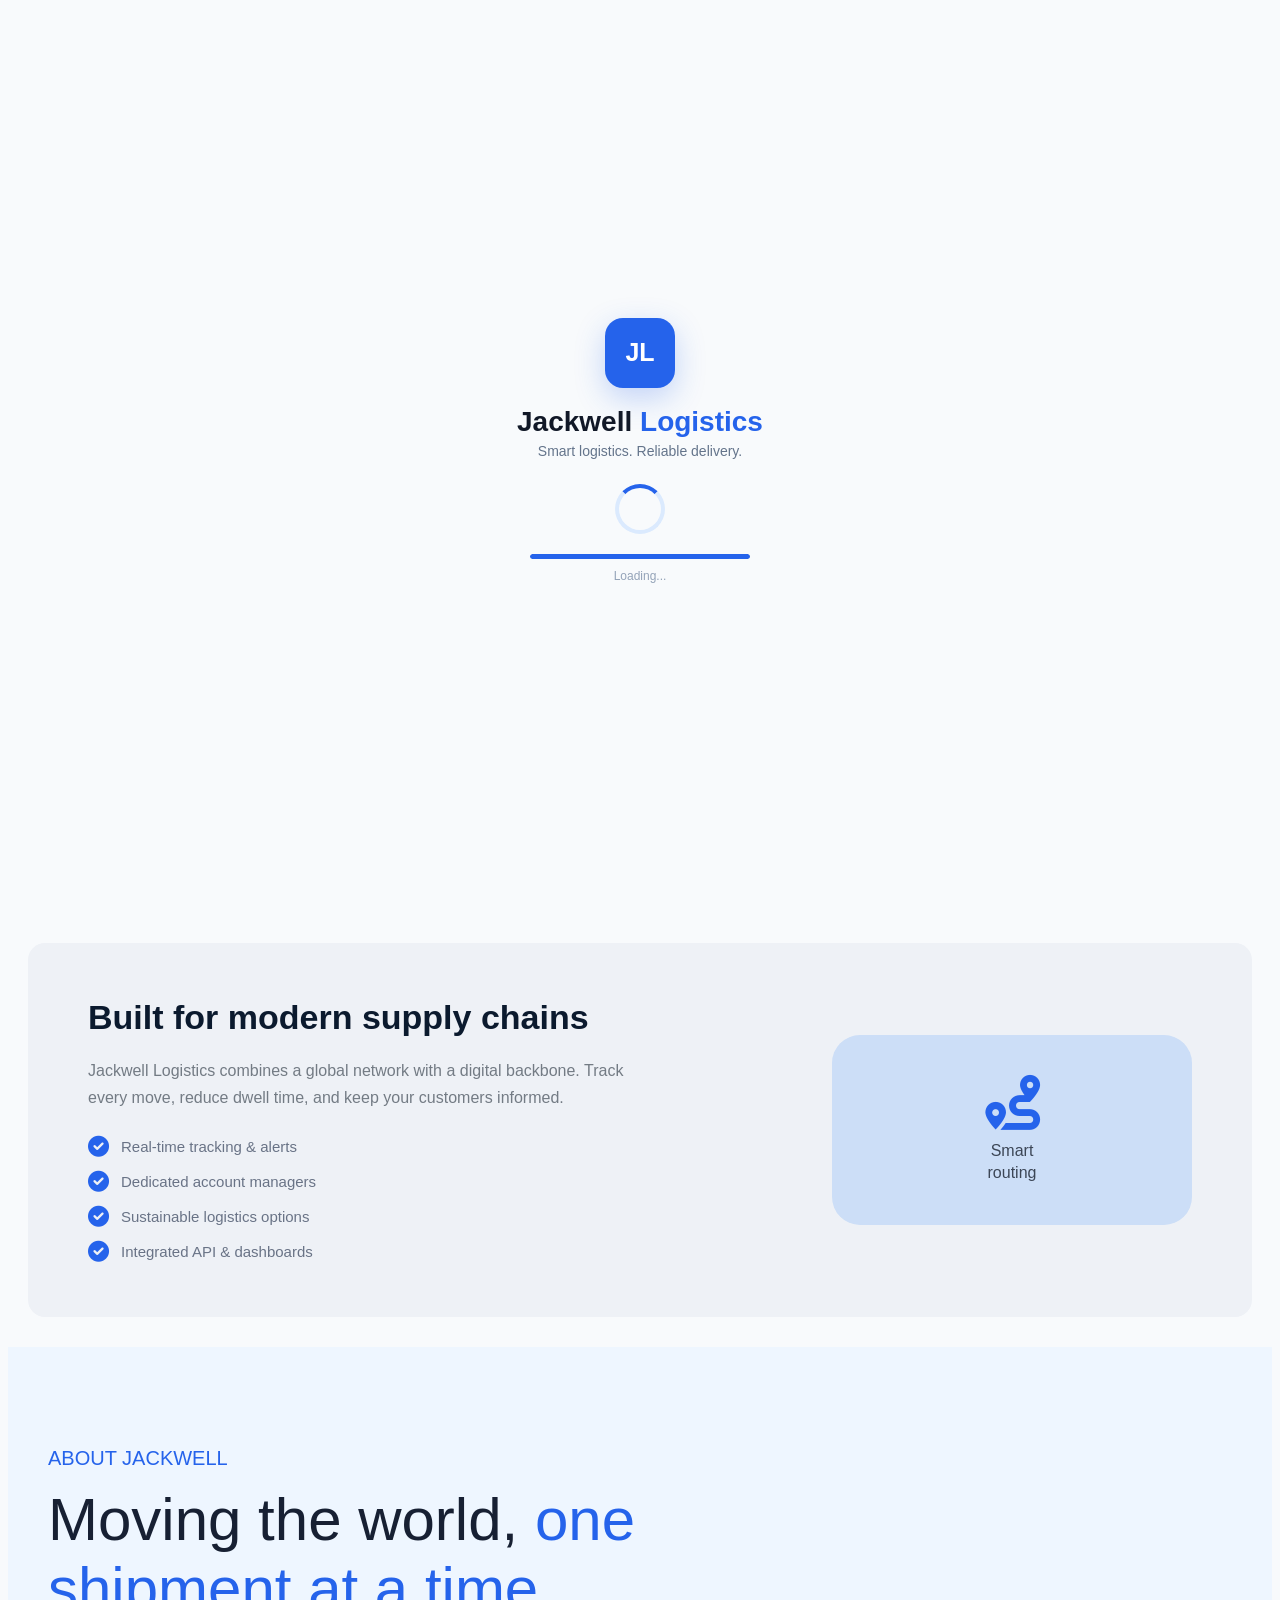
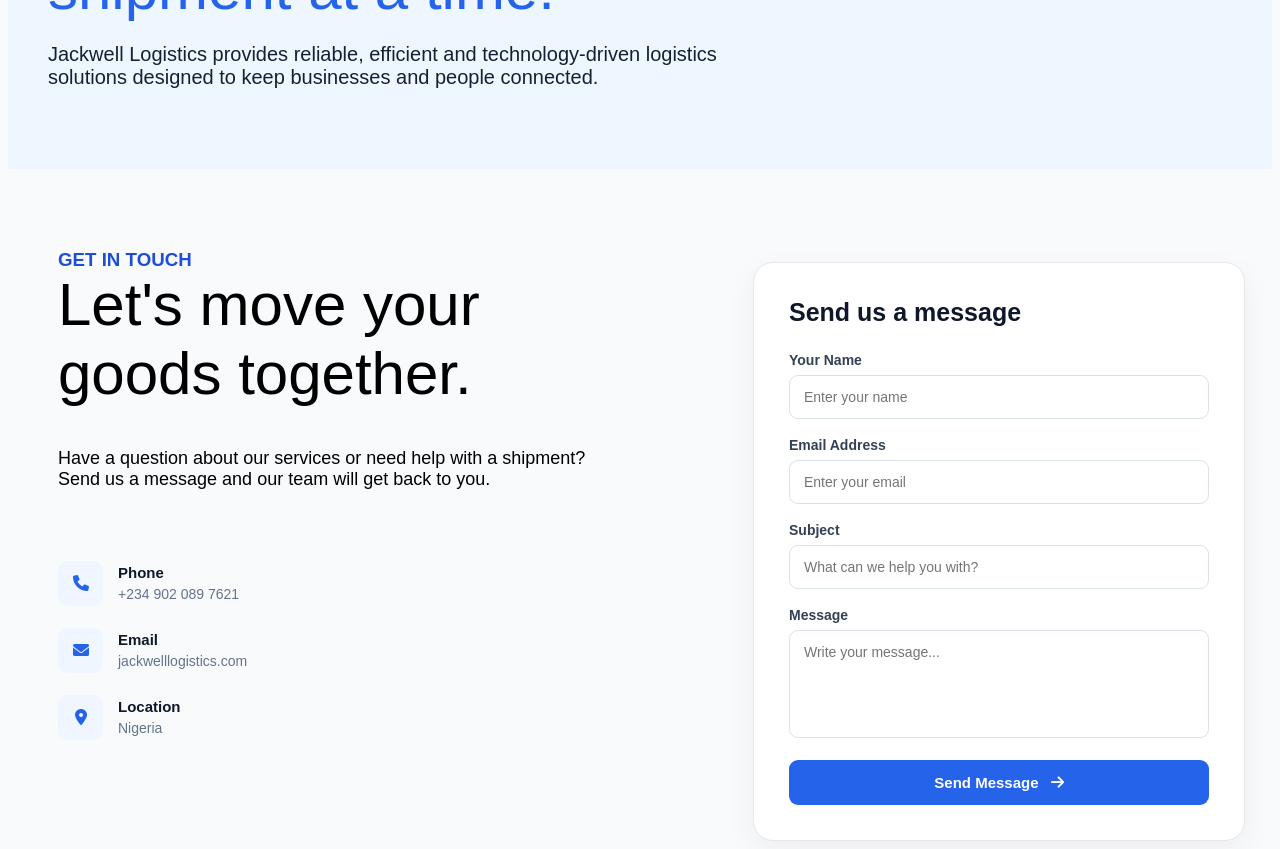
<file: index.html>
<!DOCTYPE html>
<html lang="en">
<head>
    <meta charset="UTF-8">
    <meta name="viewport" content="width=device-width, initial-scale=1.0">
    <title>Jackwell . Logistics</title>
    <link rel="icon" type="image/png" href="Untitled-1.svg">
 <link rel="stylesheet" href="index.css">
  <link rel="stylesheet" href="https://cdnjs.cloudflare.com/ajax/libs/font-awesome/6.0.0-beta3/css/all.min.css">
  <link rel="stylesheet" href="https://cdn.jsdelivr.net/npm/bootstrap-icons@1.11.0/font/bootstrap-icons.css">
</head>
<body>
<!-- PAGE LOADER -->
<div id="loader">

    <div class="loader-content">

        <!-- Logo -->
        <div class="loader-logo">
            JL
        </div>

        <!-- Company Name -->
        <h1>Jackwell <span>Logistics</span></h1>

        <p>Smart logistics. Reliable delivery.</p>

        <!-- Animated Spinner -->
        <div class="loader-spinner"></div>

        <!-- Loading Bar -->
        <div class="loading-bar">
            <div class="loading-progress"></div>
        </div>

        <small>Loading...</small>

    </div>

</div>


    <div id="first_div">
      <img src="Untitled-1.svg" alt="Jackwell Logistics Logo" id="logo"> 
      <h1>Jackwell <span id="logistics">Logistics</span></h1>
      <div id="nav">
        <a href="#core_services" id="services">Services</a>
        <!-- <button id="tracking">Tracking</button> -->
       <a href="#about_div" id="about">About</a>
        <!-- <button id="insight">Insights</button> -->
     </div>
     <a href="#get" id="contact">Contact</a>
    </div>
    <br>
   <h1 id="h1">
    Delivering <span id="trust"> <i> trust,</i></span> <br>
     worldwide.
   </h1>
    <p id="p">
     Jackwell Logistics provides end to end freight, warehousing, <br>
      and last mile delivery built for speed, visibility, and <br> reliability.
    </p> <br>
    <!-- <div id="parent1"> -->
      
          <div id="smart">
              <span id="warehouse">   <i class="fas fa-warehouse"></i></span>
              <p id="para1"> smart logistics hub</p>
              <span id="span2"> Real‑time visibility · AI‑optimized </span>
                <span id="span3"> routes · carbon‑conscious </span>
          </div>
    <!-- </div> -->
   
            <div id="hero-actions">
              <button id="btn-primary"><i class="fas fa-truck"></i> Get a quote</button>
              <button id="btn-outline"><i class="fas fa-play-circle"></i> See how it works</button>
            </div>
    
   <br> <br>
    <!-- <div id="third_div">
      <span id="k">12k+</span>
      <span id="span1">98.7%</span>
      <span id="hhh">47+ </span>
    </div>
    <div id="fourth_div">
         <span id="shipments">shipments/months</span>
         <span id="on">on-time delivery</span>
         <span id="countries">countries</span>
    </div> -->

    <br>
    <br>
    <br>
    <div id="core_services">
      <p> <strong>Our core services </strong></p>
    </div>
    <div id="short_note">
         From air freight to last‑mile, Jackwell covers every link in the supply chain.
    </div> <br> <br>
    <div id="trans">
      <div id="air"> <i class="fas fa-plane" id="plane1"></i> <br> Air flight <p id="expr">Express & economy global air cargo.</p>   </div>
      <div id="ocean"> <i class="fas fa-ship" id="ship1"></i> <br> Ocean freight <p id="fcl">FCL, LCL, and breakbulk solutions.</p> </div>
      <div id="ground"> <i class="fas fa-truck" id="truck1"></i> <br> Ground transport <p id="ftl">FTL, LTL, and intermodal.</p> </div>
      <div id="ware"> <i class="fas fa-boxes" id="boxes1"></i> <br> Warehousing <p id="str">Storage, pick pack, inventory.</p> </div>
      <div id="customs"> <i class="fas fa-clipboard-list" id="clipboard1"></i> <br> Customs brokerage <p id="clea">Clearance & compliance.</p> </div>
    </div>
<br>
  <div id="thir_div">
    <div id="supply_content">
        <h2 id="h21">Built for modern supply chains</h2>
        <p id="para8">
            Jackwell Logistics combines a global network with a digital
            backbone. Track every move, reduce dwell time, and keep your
            customers informed.
        </p>
        <ul id="list">
            <li>
                <i class="fas fa-check-circle"></i>
                Real-time tracking &amp; alerts
            </li>
            <li>
                <i class="fas fa-check-circle"></i>
                Dedicated account managers
            </li>
            <li>
                <i class="fas fa-check-circle"></i>
                Sustainable logistics options
            </li>
            <li>
                <i class="fas fa-check-circle"></i>
                Integrated API &amp; dashboards
            </li>
        </ul>

    </div>


    <div id="visual">
        <i class="fas fa-route"></i>

        <p>
            Smart<br>
            routing
        </p>
    </div>

</div>

<!--about jackwell-->
<div id="about_div">
    <div id="about1">ABOUT JACKWELL</div>
    <p id="mov1">  <span id="mov2">Moving the world,</span> one <br> shipment at a time.</p>
    <span id="spanj">Jackwell Logistics provides reliable, efficient and technology-driven logistics </span><br>
     <div id="sol">   solutions designed to keep businesses and people connected.</div>
</div>

<!-- contact -->
   <h3 id="get">GET IN TOUCH</h3>

   <p id="para9">
    Let's move your <br>
goods together.
   </p>

   <div id="div9">
    Have a question about our services or need help with a shipment? <br>
     Send us a message and our team will get back to you.
   </div>
      
<br>
<br>
<div id="contact2">
  <div id="contact-details">

                <div class="contact-detail">
                    <div class="contact-icon">
                        <i class="fa-solid fa-phone"></i>
                    </div>

                    <div>
                        <h3>Phone</h3>
                        <p>+234 902 089 7621</p>
                    </div>
                </div>


                <div class="contact-detail">
                    <div class="contact-icon">
                        <i class="fa-solid fa-envelope"></i>
                    </div>

                    <div>
                        <h3>Email</h3>
                        <p>jackwelllogistics.com</p>
                    </div>
                </div>


                <div class="contact-detail">
                    <div class="contact-icon">
                        <i class="fa-solid fa-location-dot"></i>
                    </div>

                    <div>
                        <h3>Location</h3>
                        <p>Nigeria</p>
                    </div>
                </div>

            </div>
</div>
 <div id="form1">
    <div id="contact-form">

            <h2>Send us a message</h2>

            <form>

                <div class="form-group">
                    <label for="name">Your Name</label>

                    <input
                        type="text"
                        id="name"
                        placeholder="Enter your name"
                    >
                </div>


                <div class="form-group">
                    <label for="email">Email Address</label>

                    <input
                        type="email"
                        id="email"
                        placeholder="Enter your email"
                    >
                </div>


                <div class="form-group">
                    <label for="subject">Subject</label>

                    <input
                        type="text"
                        id="subject"
                        placeholder="What can we help you with?"
                    >
                </div>


                <div class="form-group">
                    <label for="message">Message</label>

                    <textarea
                        id="message"
                        rows="5"
                        placeholder="Write your message..."
                    ></textarea>
                </div>


                <button type="submit">
                    Send Message
                    <i class="fa-solid fa-arrow-right"></i>
                </button>

            </form>

        </div>



 </div>
   










<script>
window.addEventListener("load", function () {

    const loader = document.getElementById("loader");

    setTimeout(function () {
        loader.classList.add("hide");
    }, 2000);

});
</script>
</body>
</html>
</file>
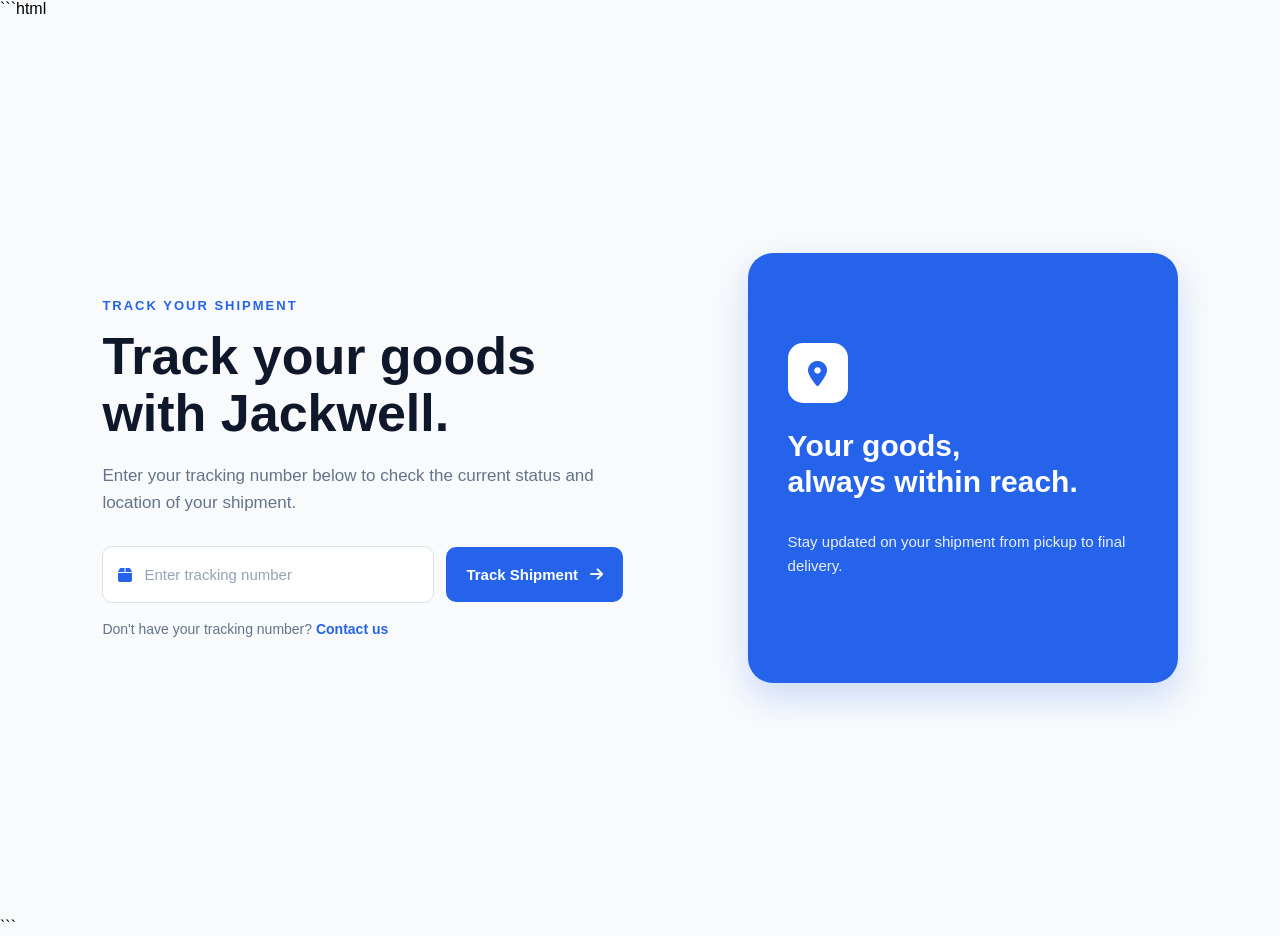
<file: aiabout.html>
```html
<!DOCTYPE html>
<html lang="en">
<head>
    <meta charset="UTF-8">
    <meta name="viewport" content="width=device-width, initial-scale=1.0">

    <title>Jackwell . Tracking</title>
    
    <link rel="stylesheet" href="aiabout.css">

    <link rel="stylesheet"
        href="https://cdnjs.cloudflare.com/ajax/libs/font-awesome/6.0.0-beta3/css/all.min.css">
</head>

<body>

    <div id="tracking-page">

        <div id="tracking-content">

            <p class="tracking-label">TRACK YOUR SHIPMENT</p>

            <h1>
                Track your goods
                <br>
                with Jackwell.
            </h1>

            <p class="tracking-text">
                Enter your tracking number below to check the current
                status and location of your shipment.
            </p>

            <div id="tracking-box">

                <div id="input-container">
                    <i class="fa-solid fa-box"></i>

                    <input
                        type="text"
                        placeholder="Enter tracking number"
                        id="tracking-number"
                    >
                </div>

                <button id="track-button">
                    Track Shipment
                    <i class="fa-solid fa-arrow-right"></i>
                </button>

            </div>

            <p id="tracking-help">
                Don't have your tracking number?
                <a href="#">Contact us</a>
            </p>

        </div>


        <div id="tracking-image">

            <div class="tracking-icon">
                <i class="fa-solid fa-location-dot"></i>
            </div>

            <h2>
                Your goods,
                <br>
                always within reach.
            </h2>

            <p>
                Stay updated on your shipment from pickup
                to final delivery.
            </p>

        </div>

    </div>

</body>
</html>
```
</file>
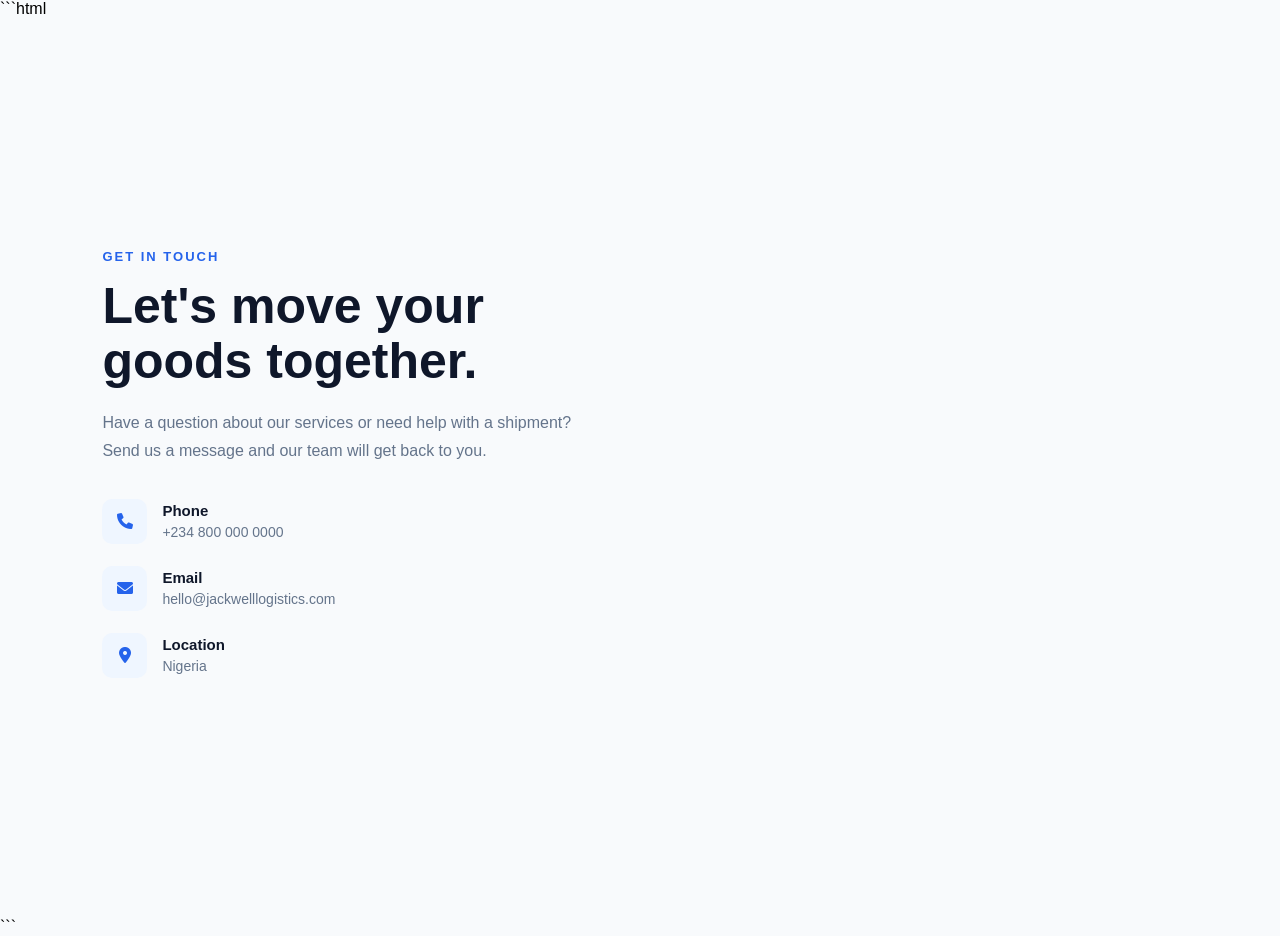
<file: contact.html>
```html
<!DOCTYPE html>
<html lang="en">
<head>
    <meta charset="UTF-8">
    <meta name="viewport" content="width=device-width, initial-scale=1.0">

    <title>Jackwell . Contact</title>

    <link rel="stylesheet" href="contact.css">

    <link rel="stylesheet"
        href="https://cdnjs.cloudflare.com/ajax/libs/font-awesome/6.0.0-beta3/css/all.min.css">
</head>

<body>

    <div id="contact-page">

        <div id="contact-content">

            <p class="contact-label">GET IN TOUCH</p>

            <h1>
                Let's move your
                <br>
                goods together.
            </h1>

            <p class="contact-text">
                Have a question about our services or need help with a shipment?
                Send us a message and our team will get back to you.
            </p>


            <div id="contact-details">

                <div class="contact-detail">
                    <div class="contact-icon">
                        <i class="fa-solid fa-phone"></i>
                    </div>

                    <div>
                        <h3>Phone</h3>
                        <p>+234 800 000 0000</p>
                    </div>
                </div>


                <div class="contact-detail">
                    <div class="contact-icon">
                        <i class="fa-solid fa-envelope"></i>
                    </div>

                    <div>
                        <h3>Email</h3>
                        <p>hello@jackwelllogistics.com</p>
                    </div>
                </div>


                <div class="contact-detail">
                    <div class="contact-icon">
                        <i class="fa-solid fa-location-dot"></i>
                    </div>

                    <div>
                        <h3>Location</h3>
                        <p>Nigeria</p>
                    </div>
                </div>

            </div>

        </div>


        
    </div>

</body>
</html>
```
</file>
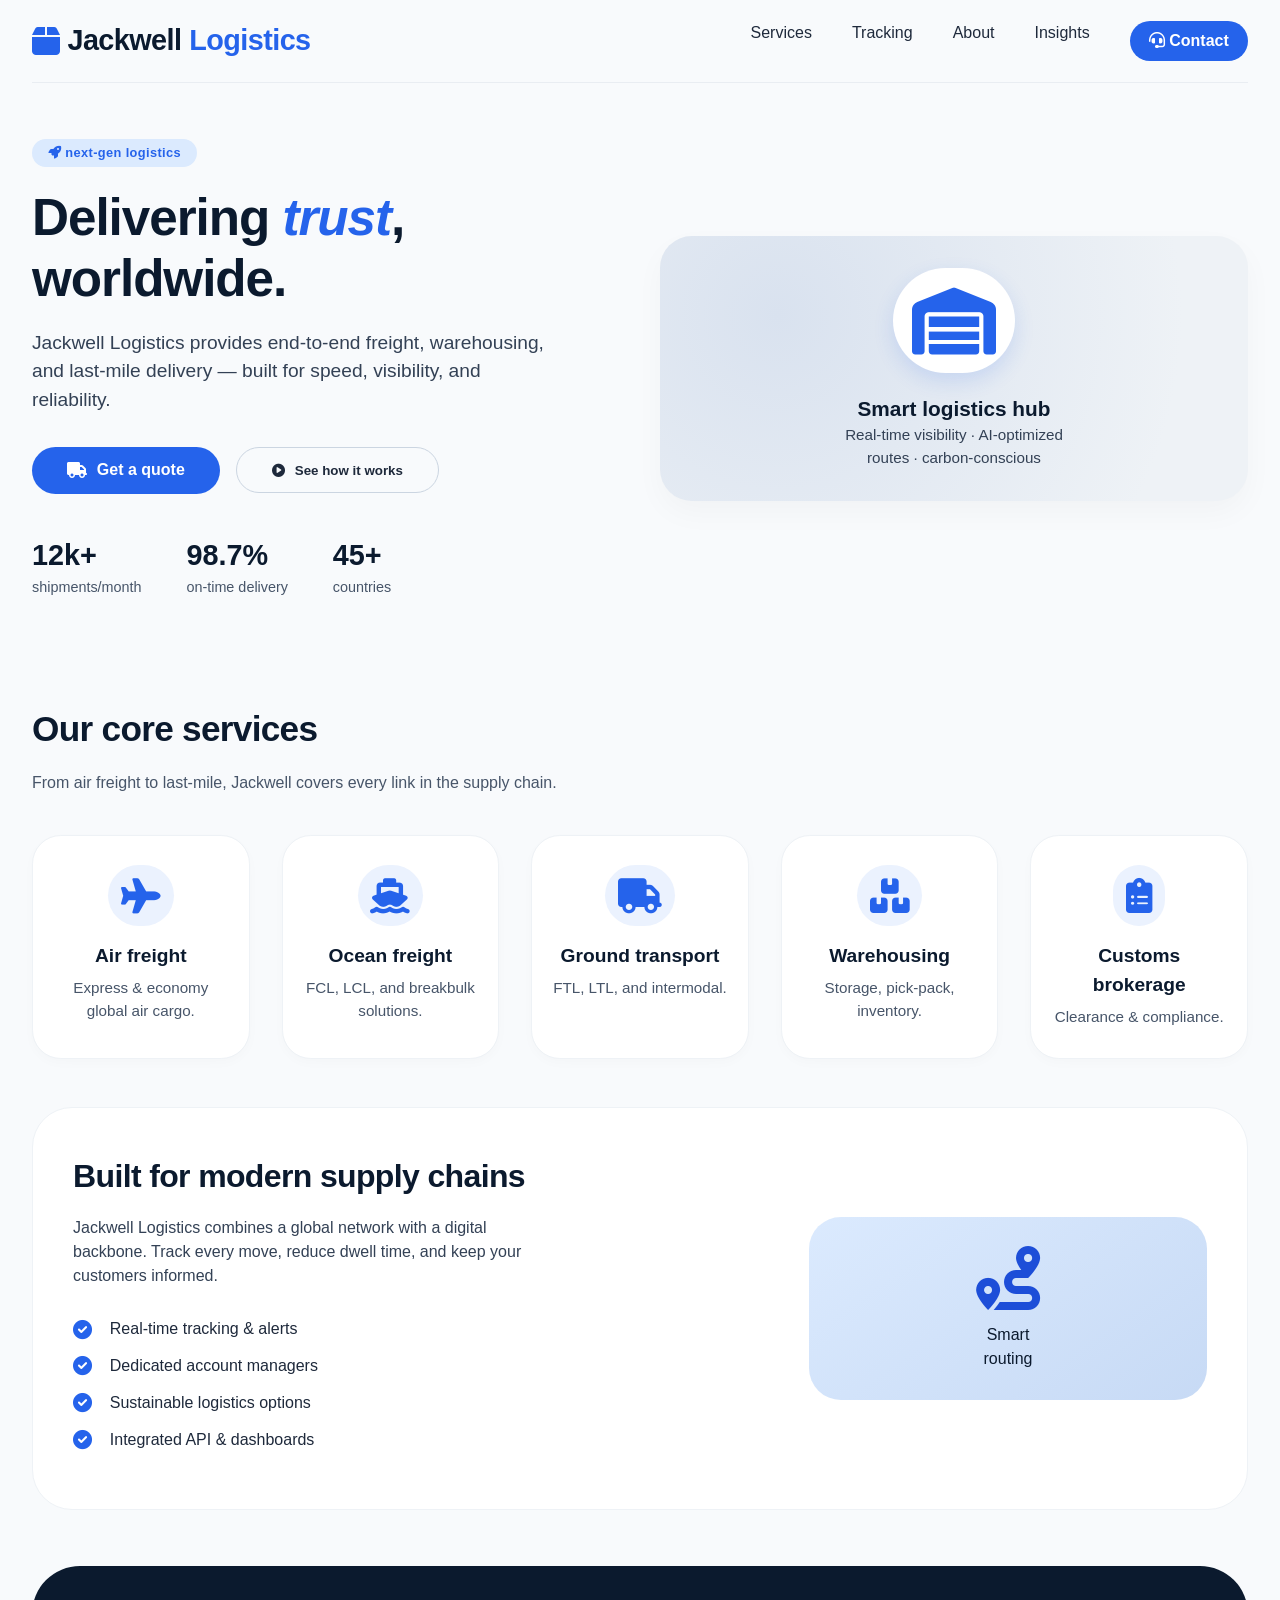
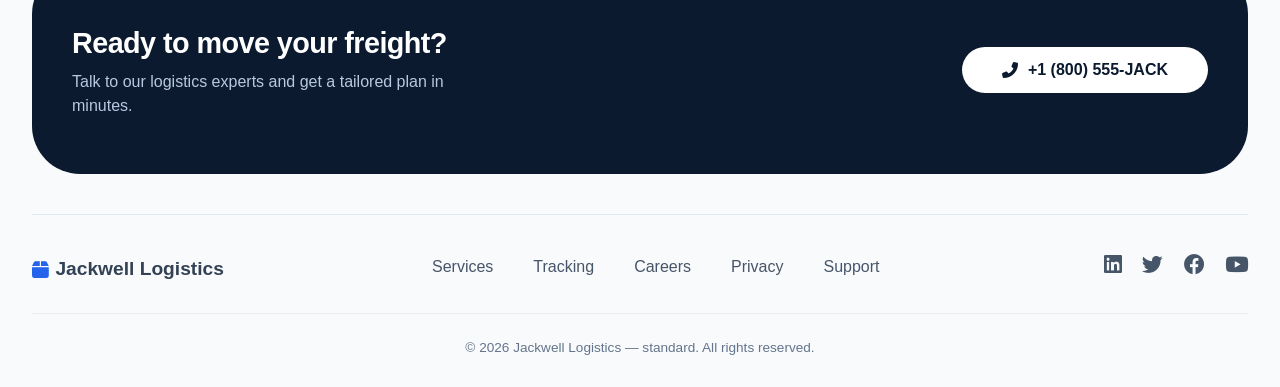
<file: deepseek.html>
<!DOCTYPE html>
<html lang="en">
<head>
  <meta charset="UTF-8">
  <meta name="viewport" content="width=device-width, initial-scale=1.0, maximum-scale=1.5">
  <title>Jackwell Logistics · standard</title>
  <!-- Font Awesome 6 (Free) -->
  <link rel="stylesheet" href="https://cdnjs.cloudflare.com/ajax/libs/font-awesome/6.0.0-beta3/css/all.min.css">
  <style>
    * {
      margin: 0;
      padding: 0;
      box-sizing: border-box;
      font-family: 'Inter', -apple-system, BlinkMacSystemFont, 'Segoe UI', Roboto, Helvetica, Arial, sans-serif;
    }

    body {
      background: #f8fafc;
      color: #0b1a2e;
      line-height: 1.5;
    }

    .container {
      max-width: 1280px;
      margin: 0 auto;
      padding: 0 2rem;
    }

    /* header / nav */
    .navbar {
      display: flex;
      flex-wrap: wrap;
      justify-content: space-between;
      align-items: center;
      padding: 1.2rem 0;
      border-bottom: 1px solid #e9edf2;
    }

    .brand {
      display: flex;
      align-items: center;
      gap: 0.5rem;
      font-weight: 700;
      font-size: 1.8rem;
      letter-spacing: -0.02em;
      color: #0b1a2e;
    }

    .brand i {
      color: #2563eb;
      font-size: 2rem;
    }

    .brand span {
      color: #2563eb;
    }

    .nav-links {
      display: flex;
      gap: 2.5rem;
      font-weight: 500;
      font-size: 1rem;
      color: #1e293b;
    }

    .nav-links a {
      text-decoration: none;
      color: #1e293b;
      transition: color 0.2s;
    }

    .nav-links a:hover {
      color: #2563eb;
    }

    .nav-cta {
      background: #2563eb;
      color: white !important;
      padding: 0.5rem 1.2rem;
      border-radius: 40px;
      font-weight: 600;
      transition: background 0.2s;
    }

    .nav-cta:hover {
      background: #1d4ed8 !important;
      color: white !important;
    }

    /* hero */
    .hero {
      display: flex;
      flex-wrap: wrap;
      align-items: center;
      justify-content: space-between;
      padding: 3.5rem 0 4rem;
      gap: 2.5rem;
    }

    .hero-text {
      flex: 1 1 45%;
    }

    .hero-text .tag {
      background: #dbeafe;
      color: #2563eb;
      font-weight: 600;
      font-size: 0.8rem;
      letter-spacing: 0.03em;
      padding: 0.3rem 1rem;
      border-radius: 40px;
      display: inline-block;
      margin-bottom: 1.2rem;
    }

    .hero-text h1 {
      font-size: 3.2rem;
      font-weight: 700;
      line-height: 1.2;
      letter-spacing: -0.02em;
      margin-bottom: 1.2rem;
    }

    .hero-text h1 i {
      color: #2563eb;
    }

    .hero-text p {
      font-size: 1.2rem;
      color: #334155;
      max-width: 520px;
      margin-bottom: 2rem;
    }

    .hero-actions {
      display: flex;
      flex-wrap: wrap;
      gap: 1rem;
      align-items: center;
    }

    .btn-primary {
      background: #2563eb;
      color: white;
      border: none;
      padding: 0.9rem 2.2rem;
      border-radius: 60px;
      font-weight: 600;
      font-size: 1rem;
      cursor: pointer;
      transition: background 0.2s, transform 0.1s;
      display: inline-flex;
      align-items: center;
      gap: 0.6rem;
    }

    .btn-primary:hover {
      background: #1d4ed8;
    }

    .btn-outline {
      background: transparent;
      border: 1.5px solid #cbd5e1;
      padding: 0.9rem 2.2rem;
      border-radius: 60px;
      font-weight: 600;
      color: #1e293b;
      cursor: pointer;
      transition: 0.2s;
      display: inline-flex;
      align-items: center;
      gap: 0.6rem;
    }

    .btn-outline:hover {
      border-color: #2563eb;
      color: #2563eb;
      background: #f8fafc;
    }

    .hero-stats {
      display: flex;
      gap: 2.8rem;
      margin-top: 2.5rem;
    }

    .stat-item {
      display: flex;
      flex-direction: column;
    }

    .stat-number {
      font-size: 1.8rem;
      font-weight: 700;
      color: #0b1a2e;
    }

    .stat-label {
      color: #475569;
      font-size: 0.9rem;
    }

    .hero-image {
      flex: 1 1 45%;
      background: #eef2f6;
      border-radius: 2rem;
      padding: 2rem 1.5rem;
      display: flex;
      flex-direction: column;
      align-items: center;
      justify-content: center;
      min-height: 260px;
      background-image: radial-gradient(circle at 20% 30%, #d9e2ef 0%, #eef2f6 80%);
      box-shadow: 0 12px 30px rgba(0,0,0,0.03);
    }

    .hero-image i {
      font-size: 4.2rem;
      color: #2563eb;
      background: white;
      padding: 1.2rem;
      border-radius: 60px;
      box-shadow: 0 8px 20px rgba(37, 99, 235, 0.15);
    }

    .hero-image h3 {
      margin-top: 1.2rem;
      font-weight: 600;
      font-size: 1.3rem;
    }

    .hero-image p {
      color: #334155;
      font-size: 0.95rem;
      max-width: 260px;
      text-align: center;
    }

    /* services */
    .section-title {
      font-size: 2.2rem;
      font-weight: 700;
      letter-spacing: -0.02em;
      margin: 2.5rem 0 1rem;
    }

    .section-sub {
      color: #475569;
      max-width: 600px;
      margin-bottom: 2.5rem;
    }

    .services-grid {
      display: grid;
      grid-template-columns: repeat(auto-fit, minmax(210px, 1fr));
      gap: 2rem;
      margin: 2rem 0 3rem;
    }

    .service-card {
      background: white;
      padding: 1.8rem 1.2rem;
      border-radius: 1.8rem;
      box-shadow: 0 4px 12px rgba(0,0,0,0.02);
      border: 1px solid #eef2f6;
      transition: 0.2s;
      text-align: center;
    }

    .service-card:hover {
      border-color: #bdd3f8;
      box-shadow: 0 12px 24px -8px rgba(37, 99, 235, 0.08);
      transform: translateY(-3px);
    }

    .service-card i {
      font-size: 2.2rem;
      color: #2563eb;
      background: #ebf2fe;
      padding: 0.8rem;
      border-radius: 60px;
      margin-bottom: 1rem;
    }

    .service-card h4 {
      font-size: 1.2rem;
      font-weight: 600;
      margin-bottom: 0.4rem;
    }

    .service-card p {
      color: #475569;
      font-size: 0.95rem;
    }

    /* about / features */
    .feature-row {
      display: flex;
      flex-wrap: wrap;
      gap: 2.5rem;
      align-items: center;
      background: white;
      border-radius: 2.5rem;
      padding: 2.8rem 2.5rem;
      margin: 3rem 0 2rem;
      border: 1px solid #eef2f6;
    }

    .feature-content {
      flex: 2 1 300px;
    }

    .feature-content h2 {
      font-size: 2rem;
      font-weight: 700;
      letter-spacing: -0.02em;
    }

    .feature-content p {
      color: #334155;
      margin: 1rem 0 1.8rem;
      max-width: 480px;
    }

    .feature-list {
      list-style: none;
    }

    .feature-list li {
      display: flex;
      align-items: center;
      gap: 0.7rem;
      margin-bottom: 0.8rem;
      color: #1e293b;
    }

    .feature-list i {
      color: #2563eb;
      font-size: 1.2rem;
      width: 1.6rem;
    }

    .feature-visual {
      flex: 1 1 200px;
      background: #dbeafe;
      border-radius: 2rem;
      padding: 1.8rem 1rem;
      text-align: center;
      background-image: linear-gradient(145deg, #dbeafe 0%, #c7daf5 100%);
    }

    .feature-visual i {
      font-size: 4rem;
      color: #1d4ed8;
    }

    .feature-visual p {
      margin-top: 0.8rem;
      font-weight: 500;
    }

    /* cta / contact */
    .cta-section {
      background: #0b1a2e;
      border-radius: 3rem;
      padding: 3.5rem 2.5rem;
      margin: 3.5rem 0 2.5rem;
      color: white;
      display: flex;
      flex-wrap: wrap;
      justify-content: space-between;
      align-items: center;
    }

    .cta-text h3 {
      font-size: 1.8rem;
      font-weight: 600;
      letter-spacing: -0.02em;
    }

    .cta-text p {
      color: #b9c8e0;
      max-width: 400px;
      margin-top: 0.3rem;
    }

    .cta-btn {
      background: white;
      color: #0b1a2e;
      border: none;
      padding: 0.9rem 2.5rem;
      border-radius: 60px;
      font-weight: 600;
      font-size: 1rem;
      cursor: pointer;
      transition: 0.2s;
      display: inline-flex;
      align-items: center;
      gap: 0.6rem;
    }

    .cta-btn:hover {
      background: #e2e8f0;
      transform: scale(1.02);
    }

    /* footer */
    .footer {
      display: flex;
      flex-wrap: wrap;
      justify-content: space-between;
      padding: 2.5rem 0 1.8rem;
      border-top: 1px solid #e2e8f0;
      margin-top: 2rem;
      color: #334155;
    }

    .footer-brand {
      font-weight: 600;
      font-size: 1.2rem;
      display: flex;
      align-items: center;
      gap: 0.4rem;
    }

    .footer-brand i {
      color: #2563eb;
    }

    .footer-links {
      display: flex;
      gap: 2.5rem;
    }

    .footer-links a {
      text-decoration: none;
      color: #475569;
    }

    .footer-links a:hover {
      color: #2563eb;
    }

    .footer-social i {
      font-size: 1.3rem;
      margin-left: 1rem;
      color: #475569;
      transition: 0.2s;
    }

    .footer-social i:hover {
      color: #2563eb;
    }

    .footer-copy {
      width: 100%;
      text-align: center;
      font-size: 0.85rem;
      color: #64748b;
      padding-top: 1.5rem;
      border-top: 1px solid #e9edf2;
      margin-top: 1.8rem;
    }

    /* Responsive */
    @media (max-width: 820px) {
      .navbar {
        flex-direction: column;
        gap: 0.8rem;
        align-items: stretch;
      }
      .nav-links {
        flex-wrap: wrap;
        gap: 1.2rem;
        justify-content: center;
      }
      .hero-text h1 {
        font-size: 2.5rem;
      }
      .hero-stats {
        flex-wrap: wrap;
        gap: 1.5rem;
      }
      .cta-section {
        flex-direction: column;
        text-align: center;
        gap: 1.5rem;
      }
      .footer {
        flex-direction: column;
        gap: 1.5rem;
        align-items: center;
        text-align: center;
      }
      .footer-links {
        flex-wrap: wrap;
        justify-content: center;
      }
    }

    @media (max-width: 500px) {
      .container {
        padding: 0 1.2rem;
      }
      .hero-actions {
        flex-direction: column;
        align-items: stretch;
      }
      .btn-primary, .btn-outline {
        justify-content: center;
      }
    }
  </style>
</head>
<body>
  <div class="container">

    <!-- Navigation -->
    <nav class="navbar">
      <div class="brand">
        <i class="fas fa-box"></i>
        Jackwell<span>Logistics</span>
      </div>
      <div class="nav-links">
        <a href="#">Services</a>
        <a href="#">Tracking</a>
        <a href="#">About</a>
        <a href="#">Insights</a>
        <a href="#" class="nav-cta"><i class="fas fa-headset"></i> Contact</a>
      </div>
    </nav>

    <!-- Hero -->
    <section class="hero">
      <div class="hero-text">
        <div class="tag"><i class="fas fa-rocket"></i> next‑gen logistics</div>
        <h1>Delivering <i>trust</i>,<br> worldwide.</h1>
        <p>Jackwell Logistics provides end‑to‑end freight, warehousing, and last‑mile delivery — built for speed, visibility, and reliability.</p>
        <div class="hero-actions">
          <button class="btn-primary"><i class="fas fa-truck"></i> Get a quote</button>
          <button class="btn-outline"><i class="fas fa-play-circle"></i> See how it works</button>
        </div>
        <div class="hero-stats">
          <div class="stat-item"><span class="stat-number">12k+</span><span class="stat-label">shipments/month</span></div>
          <div class="stat-item"><span class="stat-number">98.7%</span><span class="stat-label">on‑time delivery</span></div>
          <div class="stat-item"><span class="stat-number">45+</span><span class="stat-label">countries</span></div>
        </div>
      </div>
      <div class="hero-image">
        <i class="fas fa-warehouse"></i>
        <h3>Smart logistics hub</h3>
        <p>Real‑time visibility · AI‑optimized routes · carbon‑conscious</p>
      </div>
    </section>

    <!-- Services -->
    <h2 class="section-title">Our core services</h2>
    <p class="section-sub">From air freight to last‑mile, Jackwell covers every link in the supply chain.</p>
    <div class="services-grid">
      <div class="service-card"><i class="fas fa-plane"></i><h4>Air freight</h4><p>Express &amp; economy global air cargo.</p></div>
      <div class="service-card"><i class="fas fa-ship"></i><h4>Ocean freight</h4><p>FCL, LCL, and breakbulk solutions.</p></div>
      <div class="service-card"><i class="fas fa-truck"></i><h4>Ground transport</h4><p>FTL, LTL, and intermodal.</p></div>
      <div class="service-card"><i class="fas fa-boxes"></i><h4>Warehousing</h4><p>Storage, pick‑pack, inventory.</p></div>
      <div class="service-card"><i class="fas fa-clipboard-list"></i><h4>Customs brokerage</h4><p>Clearance &amp; compliance.</p></div>
    </div>

    <!-- Feature / About -->
    <div class="feature-row">
      <div class="feature-content">
        <h2>Built for modern supply chains</h2>
        <p>Jackwell Logistics combines a global network with a digital backbone. Track every move, reduce dwell time, and keep your customers informed.</p>
        <ul class="feature-list">
          <li><i class="fas fa-check-circle"></i> Real‑time tracking &amp; alerts</li>
          <li><i class="fas fa-check-circle"></i> Dedicated account managers</li>
          <li><i class="fas fa-check-circle"></i> Sustainable logistics options</li>
          <li><i class="fas fa-check-circle"></i> Integrated API &amp; dashboards</li>
        </ul>
      </div>
      <div class="feature-visual">
        <i class="fas fa-route"></i>
        <p>Smart <br>routing</p>
      </div>
    </div>

    <!-- CTA -->
    <div class="cta-section">
      <div class="cta-text">
        <h3>Ready to move your freight?</h3>
        <p>Talk to our logistics experts and get a tailored plan in minutes.</p>
      </div>
      <button class="cta-btn"><i class="fas fa-phone-alt"></i> +1 (800) 555‑JACK</button>
    </div>

    <!-- Footer -->
    <footer class="footer">
      <div class="footer-brand">
        <i class="fas fa-box"></i> Jackwell Logistics
      </div>
      <div class="footer-links">
        <a href="#">Services</a>
        <a href="#">Tracking</a>
        <a href="#">Careers</a>
        <a href="#">Privacy</a>
        <a href="#">Support</a>
      </div>
      <div class="footer-social">
        <i class="fab fa-linkedin"></i>
        <i class="fab fa-twitter"></i>
        <i class="fab fa-facebook"></i>
        <i class="fab fa-youtube"></i>
      </div>
      <div class="footer-copy">
        &copy; 2026 Jackwell Logistics — standard. All rights reserved.
      </div>
    </footer>

  </div> <!-- container -->
</body>
</html>
</file>
<file: index.css>
```css
/* =========================
   PAGE LOADER
========================= */
html {
    scroll-behavior: smooth;
}

#loader {
    position: fixed;
    top: 0;
    left: 0;
    width: 100%;
    height: 100vh;
    background: #f8fafc;
    display: flex;
    justify-content: center;
    align-items: center;
    z-index: 99999;
    opacity: 1;
    visibility: visible;
    transition:
        opacity 0.8s ease,
        visibility 0.8s ease;
}

.loader-content {
    display: flex;
    flex-direction: column;
    align-items: center;
    text-align: center;
}

.loader-logo {
    width: 70px;
    height: 70px;
    display: flex;
    justify-content: center;
    align-items: center;
    background: #2563eb;
    color: white;
    border-radius: 18px;
    font-size: 25px;
    font-weight: bold;
    box-shadow: 0 10px 30px rgba(37, 99, 235, 0.25);
    animation: logoAnimation 1.5s ease-in-out infinite;
}

.loader-content h1 {
    margin: 18px 0 5px;
    font-size: 28px;
    color: #111827;
}

.loader-content h1 span {
    color: #2563eb;
}

.loader-content p {
    margin: 0 0 25px;
    color: #64748b;
    font-size: 14px;
}

.loader-spinner {
    width: 42px;
    height: 42px;
    border: 4px solid #dbeafe;
    border-top: 4px solid #2563eb;
    border-radius: 50%;
    animation: spin 0.9s linear infinite;
    margin-bottom: 20px;
}

.loading-bar {
    width: 220px;
    height: 5px;
    background: #e5e7eb;
    border-radius: 10px;
    overflow: hidden;
    margin-bottom: 10px;
}

.loading-progress {
    height: 100%;
    width: 0%;
    background: #2563eb;
    border-radius: 10px;
    animation: loadingProgress 2.5s ease-in-out forwards;
}

.loader-content small {
    color: #94a3b8;
    font-size: 12px;
}

@keyframes spin {
    from {
        transform: rotate(0deg);
    }

    to {
        transform: rotate(360deg);
    }
}

@keyframes loadingProgress {
    0% {
        width: 0%;
    }

    40% {
        width: 45%;
    }

    70% {
        width: 75%;
    }

    100% {
        width: 100%;
    }
}

@keyframes logoAnimation {
    0% {
        transform: scale(1);
    }

    50% {
        transform: scale(1.08);
    }

    100% {
        transform: scale(1);
    }
}

#loader.hide {
    opacity: 0;
    visibility: hidden;
    pointer-events: none;
}

* {
    font-family: 'Inter', -apple-system, BlinkMacSystemFont, 'Segoe UI',
        Roboto, Helvetica, Arial, sans-serif;
}

body {
    background-color: #f8fafc;
}


/* =========================
   NAVIGATION
========================= */

#first_div {
    display: flex;
    align-items: center;
    border-bottom: 1px solid #e5e7eb;
    padding: 10px 25px;

    position: sticky;
    top: 0;
    z-index: 1000;
    background-color: #ffffff;
}

#logo {
    width: 30px;
    height: 30px;
    margin-right: 8px;
    margin-bottom: 10px;
}

#first_div h1 {
    font-size: 24px;
    margin: 0;
}

#logistics {
    color: #2563eb;
}

#nav {
    display: flex;
    align-items: center;
    gap: 30px;
    margin-left: auto;
}

#services,
#tracking,
#about,
#insight {
    color: #334155;
    font-size: 18px;
    cursor: pointer;
    margin: 0;
    background-color: white;
    border: none;
    text-decoration: none;
    border-bottom: 2px color#2563eb;
}

#contact {
    text-decoration: none;
    margin: 0 0 0 30px;
    padding: 10px 20px;
    border: none;
    border-radius: 15px;
    background-color: #2563eb;
    color: white;
    cursor: pointer;
    font-size: 18px;
}

#contact:hover {
    background-color: #1d4ed8;
}


/* =========================
   HERO
========================= */

#h1 {
    font-size: 48px;
    margin: 20px 0 0 20px;
}

#trust {
    font-size: 48px;
    margin: 20px 0;
    color: #2563eb;
}

#p {
    font-size: 20px;
    margin: 20px 0 0 20px;
    color: #334155;
}

#parent1 {
    align-items: center;
    gap: 50px;
    margin-left: 450px;
    margin-top: 50px;
}

#warehouse {
    padding: 0px 0px 0px 220px;
    font-size: 50px;
}

#smart {
    background-color: #dce5f0;
    color: #334155;
    border: 1px;
    border-radius: 25px;
    padding: 40px 30px;
    width: 500px;
    order: 2;
    margin-top: -80px;
    margin-left: 670px;
}

#para1 {
    font-size: 15px;
    justify-content: center;
    padding: 0px 0px 0px 130px;
    font-size: 30px;
}

#span2 {
    align-items: center;
    font-size: 20px;
    padding: 0px 0px 0px 120px;
}

#span3 {
    align-items: center;
    font-size: 20px;
    padding: 0px 0px 0px 150px;
}

#hero-actions {
    margin-top: -200px;
    display: flex;
    flex-wrap: wrap;
    gap: 1rem;
    align-items: center;
    margin-left: 0;
    order: 1;
}

#btn-primary {
    margin-left: 20px;
    background: #2563eb;
    color: white;
    border: none;
    padding: 0.9rem 2.2rem;
    border-radius: 60px;
    font-weight: 600;
    font-size: 1rem;
    cursor: pointer;
    transition: background 0.2s, transform 0.2s;
    display: inline-flex;
    align-items: center;
    gap: 0.6rem;
}

#btn-primary:hover {
    background: #1d4ed8;
}

#btn-outline {
    background: transparent;
    border: 1.5px solid #cbd5e1;
    padding: 0.9rem 2.2rem;
    border-radius: 60px;
    font-weight: 600;
    color: #1e293b;
    cursor: pointer;
    transition: 0.2s;
    display: inline-flex;
    align-items: center;
    gap: 0.6rem;
}

#btn-outline:hover {
    border-color: #2563eb;
    color: #2563eb;
    background: #f8fafc;
}


/* =========================
   STATISTICS
========================= */

#third_div {
    flex-direction: row;
    margin-left: 20px;
    font-size: 25px;
    font-weight: 30px;
}

#k {
    margin-right: 70px;
}

#span1 {
    margin-left: 10px;
}

#hhh {
    margin-left: 68px;
}

#fourth_div {
    flex-direction: row;
    margin-left: 20px;
}

#shipments {
    font-size: 15px;
    color: #334155;
}

#on {
    margin-left: 17px;
    color: #334155;
}

#countries {
    color: #334155;
    margin-left: 26px;
}


/* =========================
   SERVICES
========================= */

#core_services {
    font-size: 30px;
    margin-left: 20px;
}

#short_note {
    font-size: 20px;
    color: #334155;
    margin-left: 20px;
}

#trans {
    display: flex;
    flex-direction: row;
    flex-wrap: nowrap;
    gap: 20px;
    margin-left: 20px;
    margin-right: 20px;
}

#air,
#ocean,
#ground,
#ware,
#customs {
    flex: 1;
    background-color: white;
    border: 1px solid white;
    border-radius: 18px;
    padding: 25px 10px 25px;
    min-height: 190px;
    text-align: center;
    box-shadow: 0 4px 12px rgba(0, 0, 0, 0.02);
    transition:
        transform 0.3s ease,
        box-shadow 0.3s ease,
        border-color 0.3s ease,
        background-color 0.3s ease;
}

#air:hover,
#ocean:hover,
#ground:hover,
#ware:hover,
#customs:hover {
    transform: translateY(-8px);
    border-color: #2563eb;
    background-color: #f8fafc;
    box-shadow: 0 10px 25px rgba(37, 99, 235, 0.15);
}

#plane1,
#ship1,
#truck1,
#boxes1,
#clipboard1 {
    display: block;
    padding: 0;
    margin: 0 auto 25px;
    font-size: 40px;
    color: #2563eb;
}

#air h3,
#ocean h3,
#ground h3,
#ware h3,
#customs h3 {
    font-size: 20px;
    font-weight: 500;
    color: #20252b;
    margin: 0 0 12px;
    text-align: center;
}

#expr,
#fcl,
#ftl,
#str,
#clea {
    font-size: 16px;
    font-weight: normal;
    line-height: 1.6;
    color: #737b84;
    padding: 0;
    margin: 0;
    text-align: center;
}


/* =========================
   MODERN SUPPLY CHAIN
========================= */

#thir_div {
    display: flex;
    align-items: center;
    justify-content: space-between;
    gap: 60px;
    margin: 70px 20px 30px;
    padding: 55px 60px;
    border: 2px;
    border-radius: 17px;
    background-color: #eef1f6;
}

#supply_content {
    flex: 1;
}

#h21 {
    color: #0b1a2e;
    font-size: 34px;
    margin: 0 0 20px 0;
}

#para8 {
    max-width: 570px;
    font-size: 16px;
    line-height: 1.7;
    color: #737b84;
    margin: 0 0 25px 0;
}

#list {
    list-style: none;
    padding: 0;
    margin: 0;
    display: flex;
    flex-direction: column;
    gap: 14px;
}

#list li {
    display: flex;
    align-items: center;
    gap: 12px;
    font-size: 15px;
    color: #697386;
}

#list li i {
    color: #2563eb;
    font-size: 21px;
}


/* =========================
   SMART ROUTING
========================= */

#visual {
    width: 360px;
    height: 190px;
    flex-shrink: 0;
    display: flex;
    flex-direction: column;
    align-items: center;
    justify-content: center;
    background-color: #ccdef7;
    border-radius: 28px;
    transition: 0.3s ease;
}

#visual:hover {
    transform: translateY(-6px);
    box-shadow: 0 12px 30px rgba(37, 99, 235, 0.15);
}

#visual i {
    color: #2563eb;
    font-size: 55px;
    margin-bottom: 10px;
}

#visual p {
    color: #3c4656;
    font-size: 16px;
    line-height: 1.4;
    text-align: center;
    margin: 0;
}


/* =========================
   ABOUT JACKWELL
========================= */

#about_div {
    background-color: #eef6ff;
}

#about1 {
    font-size: 20px;
    font-weight: 80px;
    margin-left: 40px;
    color: #2563eb;
    padding-top: 100px;
}

#mov1 {
    color: #2563eb;
    font-size: 60px;
    margin-left: 40px;
    margin-top: 15px;
    margin-bottom: 20px;
}

#mov2 {
    color: #172033;
}

#spanj {
    margin-left: 40px;
    font-size: 20px;
    color: #172033;
    padding-bottom: 170px;
}

#sol {
    color: #172033;
    margin-left: 40px;
    font-size: 20px;
    padding-bottom: 80px;
}


/* =========================
   CONTACT
========================= */

#get {
    margin-top: 80px;
    margin-left: 50px;
    color: #1d4ed8;
}

#para9 {
    margin-top: -20px;
    margin-left: 50px;
    font-size: 60px;
}

#div9 {
    margin-top: -20px;
    margin-left: 50px;
    font-size: 18px;
}

#contact-details {
    margin-top: 35px;
}

.contact-detail {
    display: flex;
    align-items: center;
    margin-bottom: 22px;
}

.contact-icon {
    width: 45px;
    height: 45px;
    display: flex;
    align-items: center;
    justify-content: center;
    background-color: #eff6ff;
    color: #2563eb;
    border-radius: 10px;
    margin-right: 15px;
}

.contact-detail h3 {
    margin: 0 0 5px;
    color: #0f172a;
    font-size: 15px;
}

.contact-detail p {
    margin: 0;
    color: #64748b;
    font-size: 14px;
}

#contact2 {
    margin-left: 50px;
}

#contact-form {
    width: 420px;
    background-color: white;
    padding: 35px;
    border: 1px solid #e5e7eb;
    border-radius: 20px;
    box-shadow: 0 10px 30px rgba(0, 0, 0, 0.05);
}

#contact-form h2 {
    margin-top: 0;
    margin-bottom: 25px;
    color: #0f172a;
    font-size: 25px;
}

.form-group {
    margin-bottom: 18px;
}

.form-group label {
    display: block;
    margin-bottom: 7px;
    color: #334155;
    font-size: 14px;
    font-weight: bold;
}

.form-group input,
.form-group textarea {
    width: 100%;
    box-sizing: border-box;
    padding: 13px 14px;
    border: 1px solid #dbe2ea;
    border-radius: 9px;
    outline: none;
    font-family: Arial, sans-serif;
    font-size: 14px;
    transition: 0.3s;
}

.form-group textarea {
    resize: none;
}

.form-group input:focus,
.form-group textarea:focus {
    border-color: #2563eb;
}

#contact-form button {
    width: 100%;
    padding: 14px;
    border: none;
    border-radius: 9px;
    background-color: #2563eb;
    color: white;
    font-size: 15px;
    font-weight: bold;
    cursor: pointer;
    transition: 0.3s;
}

#contact-form button:hover {
    transform: translateY(-3px);
}

#contact-form button i {
    margin-left: 8px;
}

#form1 {
    margin-left: 745px;
    margin-top: -500px;
}


/* =====================================================
   RESPONSIVE DESIGN
   TABLETS / iPADS
===================================================== */

@media (max-width: 1024px) {

    #first_div {
        padding: 12px 35px;
    }

    #nav {
        gap: 25px;
    }

    #contact {
        margin-left: 25px;
    }

    #h1 {
        font-size: 44px;
        margin-left: 45px;
        margin-right: 45px;
    }

    #p {
        font-size: 18px;
        margin-left: 45px;
        margin-right: 45px;
    }

    #smart {
        width: min(500px, calc(100% - 90px));
        margin-left: auto;
        margin-right: 45px;
        margin-top: 30px;
    }

    #warehouse {
        padding-left: 0;
        text-align: center;
        display: block;
    }

    #para1,
    #span2,
    #span3 {
        padding-left: 0;
        text-align: center;
        display: block;
    }

    #hero-actions {
        margin: 35px 45px 0;
    }

    #third_div {
        display: flex;
        justify-content: space-between;
        margin: 60px 45px 0;
    }

    #k,
    #span1,
    #hhh {
        margin-left: 0;
        margin-right: 0;
    }

    #fourth_div {
        display: flex;
        justify-content: space-between;
        margin: 5px 45px 0;
    }

    #shipments,
    #on,
    #countries {
        margin-left: 0;
    }

    #core_services {
        margin-left: 45px;
    }

    #short_note {
        margin-left: 45px;
        margin-right: 45px;
    }

    #trans {
        margin-left: 45px;
        margin-right: 45px;
        gap: 15px;
    }

    #air,
    #ocean,
    #ground,
    #ware,
    #customs {
        padding: 20px 8px;
    }

    #thir_div {
        margin-left: 45px;
        margin-right: 45px;
        padding: 40px;
        gap: 35px;
    }

    #visual {
        width: 300px;
    }

    #about1 {
        margin-left: 45px;
        padding-top: 70px;
    }

    #mov1 {
        margin-left: 45px;
        margin-right: 45px;
        font-size: 52px;
    }

    #spanj {
        margin-left: 45px;
        margin-right: 45px;
    }

    #sol {
        margin-left: 45px;
        margin-right: 45px;
    }

    #get {
        margin-left: 45px;
    }

    #para9 {
        margin-left: 45px;
    }

    #div9 {
        margin-left: 45px;
        margin-right: 45px;
    }

    #contact2 {
        margin-left: 45px;
    }

    #form1 {
        margin-left: 50%;
        margin-top: -500px;
    }

    #contact-form {
        width: min(420px, calc(100% - 90px));
    }
}


/* =====================================================
   PHONES
   iPHONE / ANDROID
===================================================== */

@media (max-width: 768px) {

    #first_div {
        padding: 12px 25px;
        flex-wrap: wrap;
    }

    #logo {
        width: 28px;
        height: 28px;
        margin-bottom: 0;
    }

    #first_div h1 {
        font-size: 20px;
    }

    #nav {
        width: 100%;
        justify-content: center;
        margin-left: 0;
        margin-top: 15px;
        gap: 30px;
    }

    #services,
    #about {
        font-size: 16px;
    }

    #contact {
        position: absolute;
        right: 25px;
        top: 10px;
        margin: 0;
        padding: 8px 15px;
        font-size: 15px;
    }

    #h1 {
        font-size: clamp(30px, 8vw, 40px);
        line-height: 1.15;
        margin: 40px 25px 0;
    }

    #trust {
        font-size: inherit;
    }

    #p {
        font-size: 17px;
        line-height: 1.6;
        margin: 20px 25px;
    }

    #smart {
        width: calc(100% - 50px);
        margin: 40px 25px 0;
        padding: 30px 20px;
    }

    #warehouse {
        padding: 0;
        display: block;
        text-align: center;
    }

    #para1,
    #span2,
    #span3 {
        padding: 0;
        display: block;
        text-align: center;
    }

    #para1 {
        font-size: 24px;
    }

    #span2,
    #span3 {
        font-size: 16px;
        line-height: 1.6;
    }

    #hero-actions {
        margin: 30px 25px 0;
        justify-content: center;
    }

    #btn-primary,
    #btn-outline {
        margin-left: 0;
        padding: 12px 20px;
    }

#third_div {
    display: flex;
    align-items: center;
    margin-left: 20px;
    margin-right: 20px;
    font-size: 25px;
    font-weight: 30px;
}

#k {
    margin-right: 0;
    width: 33.33%;
}

#span1 {
    margin-left: 0;
    width: 33.33%;
    text-align: center;
}

#hhh {
    margin-left: 0;
    width: 33.33%;
    text-align: right;
}

#fourth_div {
    display: flex;
    align-items: center;
    margin-left: 20px;
    margin-right: 20px;
}

#shipments {
    width: 33.33%;
    font-size: 15px;
    color: #334155;
}

#on {
    width: 33.33%;
    margin-left: 0;
    text-align: center;
    color: #334155;
}

#countries {
    width: 33.33%;
    margin-left: 0;
    text-align: right;
    color: #334155;
}

    #core_services {
        font-size: 27px;
        margin-left: 25px;
        margin-right: 25px;
    }

    #short_note {
        font-size: 17px;
        line-height: 1.6;
        margin: 0 25px;
    }

    #trans {
        flex-direction: column;
        gap: 18px;
        margin-left: 25px;
        margin-right: 25px;
    }

    #air,
    #ocean,
    #ground,
    #ware,
    #customs {
        width: 100%;
        min-height: 180px;
        padding: 25px 20px;
    }

    #thir_div {
        flex-direction: column;
        gap: 30px;
        margin: 50px 25px 30px;
        padding: 35px 25px;
    }

    #supply_content {
        width: 100%;
    }

    #h21 {
        font-size: 28px;
    }

    #para8 {
        font-size: 15px;
    }

    #visual {
        width: 100%;
        height: 180px;
    }

    #about_div {
        padding-bottom: 60px;
        scroll-margin-top: 100px;
    }

    #about1 {
        font-size: 18px;
        margin-left: 25px;
        padding-top: 65px;
    }

    #mov1 {
        font-size: clamp(34px, 8vw, 44px);
        line-height: 1.15;
        margin-left: 25px;
        margin-right: 25px;
    }

    #spanj {
        display: block;
        margin-left: 25px;
        margin-right: 25px;
        padding-bottom: 0;
        font-size: 17px;
        line-height: 1.7;
    }

    #sol {
        margin-left: 25px;
        margin-right: 25px;
        padding-bottom: 30px;
        font-size: 17px;
        line-height: 1.7;
    }

    #get {
        margin-left: 25px;
        font-size: 18px;
        scroll-margin-top: 100px;
    }

    #para9 {
        margin-left: 25px;
        margin-right: 25px;
        font-size: clamp(34px, 8vw, 44px);
        line-height: 1.15;
    }

    #div9 {
        margin-left: 25px;
        margin-right: 25px;
        font-size: 16px;
        line-height: 1.6;
    }

    #contact2 {
        margin-left: 25px;
        margin-right: 25px;
    }

    #form1 {
        margin: 45px 25px 0;
    }

    #contact-form {
        width: 100%;
        padding: 25px;
    }
}


/* =====================================================
   SMALL PHONES
   iPHONE SE / SMALL ANDROID
===================================================== */

@media (max-width: 480px) {

    #first_div {
        padding: 10px 20px;
    }

    #logo {
        width: 25px;
        height: 25px;
    }

    #first_div h1 {
        font-size: 18px;
    }

    #contact {
        right: 20px;
        padding: 7px 12px;
        font-size: 14px;
    }

    #nav {
        gap: 22px;
        margin-top: 15px;
    }

    #services,
    #about {
        font-size: 15px;
    }

    #h1 {
        font-size: 31px;
        margin-left: 20px;
        margin-right: 20px;
    }

    #trust {
        font-size: inherit;
    }

    #p {
        font-size: 15px;
        margin-left: 20px;
        margin-right: 20px;
    }

    #smart {
        width: calc(100% - 40px);
        margin-left: 20px;
        margin-right: 20px;
        padding: 25px 15px;
    }

    #para1 {
        font-size: 21px;
    }

    #span2,
    #span3 {
        font-size: 14px;
    }

    #hero-actions {
        flex-direction: column;
        width: calc(100% - 40px);
        margin-left: 20px;
        margin-right: 20px;
    }

    #btn-primary,
    #btn-outline {
        width: 100%;
        justify-content: center;
    }

    #third_div {
        margin-left: 20px;
        margin-right: 20px;
        font-size: 17px;
    }

    #fourth_div {
        margin-left: 20px;
        margin-right: 20px;
        font-size: 9px;
    }

    #core_services {
        font-size: 23px;
        margin-left: 20px;
        margin-right: 20px;
    }

    #short_note {
        margin-left: 20px;
        margin-right: 20px;
        font-size: 15px;
    }

    #trans {
        margin-left: 20px;
        margin-right: 20px;
    }

    #thir_div {
        margin-left: 20px;
        margin-right: 20px;
        padding: 30px 20px;
    }

    #h21 {
        font-size: 25px;
    }

    #about1 {
        margin-left: 20px;
        padding-top: 50px;
    }

    #mov1 {
        margin-left: 20px;
        margin-right: 20px;
        font-size: 33px;
    }

    #spanj {
        margin-left: 20px;
        margin-right: 20px;
        font-size: 15px;
    }

    #sol {
        margin-left: 20px;
        margin-right: 20px;
        font-size: 15px;
    }

    #get {
        margin-left: 20px;
    }

    #para9 {
        margin-left: 20px;
        margin-right: 20px;
        font-size: 33px;
    }

    #div9 {
        margin-left: 20px;
        margin-right: 20px;
        font-size: 14px;
    }

    #contact2 {
        margin-left: 20px;
        margin-right: 20px;
    }

    #form1 {
        margin-left: 20px;
        margin-right: 20px;
    }

    #contact-form {
        padding: 20px;
    }
}
</file>
<file: aiabout.css>
body {
    margin: 0;
    background-color: #f8fafc;
    font-family: Arial, sans-serif;
}


/* Main tracking section */

#tracking-page {
    min-height: 100vh;
    display: flex;
    align-items: center;
    justify-content: space-between;
    padding: 0 8%;
    gap: 70px;
}


/* Left side */

#tracking-content {
    max-width: 600px;
}

.tracking-label {
    color: #2563eb;
    font-size: 13px;
    font-weight: bold;
    letter-spacing: 2px;
    margin-bottom: 15px;
}

#tracking-content h1 {
    color: #0f172a;
    font-size: 52px;
    line-height: 1.1;
    margin: 0 0 20px;
}

.tracking-text {
    color: #64748b;
    font-size: 17px;
    line-height: 1.6;
    max-width: 500px;
}


/* Tracking input box */

#tracking-box {
    display: flex;
    align-items: center;
    gap: 12px;
    margin-top: 30px;
}

#input-container {
    height: 55px;
    width: 300px;

    display: flex;
    align-items: center;

    background-color: white;
    border: 1px solid #dbe2ea;
    border-radius: 10px;

    padding: 0 15px;
}

#input-container i {
    color: #2563eb;
    margin-right: 10px;
}

#tracking-number {
    width: 100%;
    border: none;
    outline: none;

    font-size: 15px;
    color: #0f172a;
}

#tracking-number::placeholder {
    color: #94a3b8;
}


/* Track button */

#track-button {
    height: 55px;

    border: none;
    border-radius: 10px;

    padding: 0 20px;

    background-color: #2563eb;
    color: white;

    font-size: 15px;
    font-weight: bold;

    cursor: pointer;

    transition: 0.3s;
}

#track-button i {
    margin-left: 8px;
}

#track-button:hover {
    transform: translateY(-3px);
}


/* Help text */

#tracking-help {
    color: #64748b;
    font-size: 14px;
    margin-top: 18px;
}

#tracking-help a {
    color: #2563eb;
    text-decoration: none;
    font-weight: bold;
}


/* Right side */

#tracking-image {
    width: 350px;
    min-height: 350px;

    display: flex;
    flex-direction: column;
    justify-content: center;

    padding: 40px;

    background-color: #2563eb;
    border-radius: 25px;

    color: white;

    box-shadow: 0 15px 35px rgba(37, 99, 235, 0.2);
}

.tracking-icon {
    width: 60px;
    height: 60px;

    display: flex;
    align-items: center;
    justify-content: center;

    background-color: white;
    color: #2563eb;

    border-radius: 15px;

    margin-bottom: 25px;
}

.tracking-icon i {
    font-size: 25px;
}

#tracking-image h2 {
    font-size: 30px;
    line-height: 1.2;
    margin: 0 0 15px;
}

#tracking-image p {
    font-size: 15px;
    line-height: 1.6;
    opacity: 0.9;
}
</file>
<file: contact.css>
body {
    margin: 0;
    background-color: #f8fafc;
    font-family: Arial, sans-serif;
}


/* Main contact section */

#contact-page {
    min-height: 100vh;

    display: flex;
    align-items: center;
    justify-content: space-between;

    gap: 80px;

    padding: 0 8%;
}


/* Left side */

#contact-content {
    max-width: 550px;
}

.contact-label {
    color: #2563eb;
    font-size: 13px;
    font-weight: bold;
    letter-spacing: 2px;
    margin-bottom: 15px;
}

#contact-content h1 {
    color: #0f172a;
    font-size: 50px;
    line-height: 1.1;

    margin: 0 0 20px;
}

.contact-text {
    color: #64748b;
    font-size: 16px;
    line-height: 1.7;

    max-width: 500px;
}


/* Contact details */

#contact-details {
    margin-top: 35px;
}

.contact-detail {
    display: flex;
    align-items: center;

    margin-bottom: 22px;
}

.contact-icon {
    width: 45px;
    height: 45px;

    display: flex;
    align-items: center;
    justify-content: center;

    background-color: #eff6ff;
    color: #2563eb;

    border-radius: 10px;

    margin-right: 15px;
}

.contact-detail h3 {
    margin: 0 0 5px;

    color: #0f172a;
    font-size: 15px;
}

.contact-detail p {
    margin: 0;

    color: #64748b;
    font-size: 14px;
}


/* Contact form */

#contact-form {
    width: 420px;

    background-color: white;

    padding: 35px;

    border: 1px solid #e5e7eb;
    border-radius: 20px;

    box-shadow: 0 10px 30px rgba(0, 0, 0, 0.05);
}

#contact-form h2 {
    margin-top: 0;
    margin-bottom: 25px;

    color: #0f172a;
    font-size: 25px;
}


/* Form fields */

.form-group {
    margin-bottom: 18px;
}

.form-group label {
    display: block;

    margin-bottom: 7px;

    color: #334155;

    font-size: 14px;
    font-weight: bold;
}

.form-group input,
.form-group textarea {
    width: 100%;

    box-sizing: border-box;

    padding: 13px 14px;

    border: 1px solid #dbe2ea;
    border-radius: 9px;

    outline: none;

    font-family: Arial, sans-serif;
    font-size: 14px;

    transition: 0.3s;
}

.form-group textarea {
    resize: none;
}

.form-group input:focus,
.form-group textarea:focus {
    border-color: #2563eb;
}


/* Submit button */

#contact-form button {
    width: 100%;

    padding: 14px;

    border: none;
    border-radius: 9px;

    background-color: #2563eb;
    color: white;

    font-size: 15px;
    font-weight: bold;

    cursor: pointer;

    transition: 0.3s;
}

#contact-form button:hover {
    transform: translateY(-3px);
}

#contact-form button i {
    margin-left: 8px;
}
</file>
